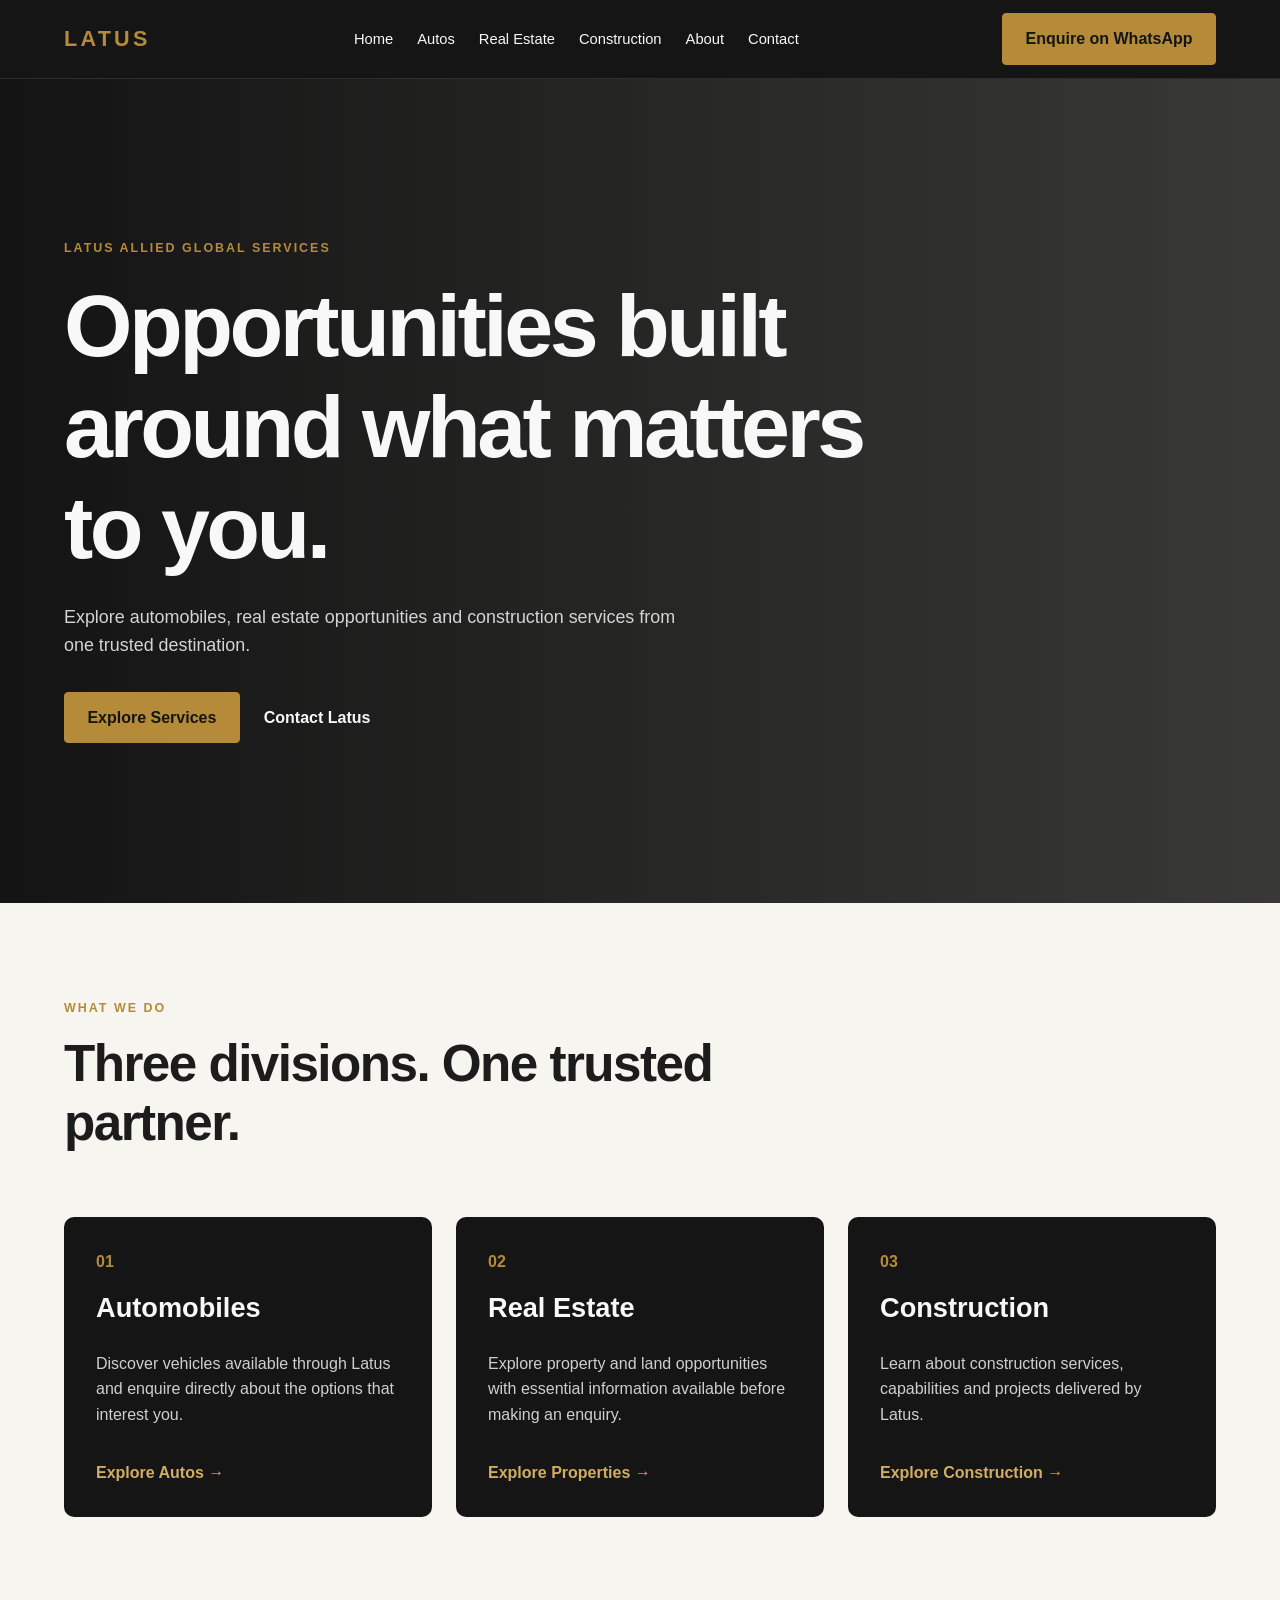
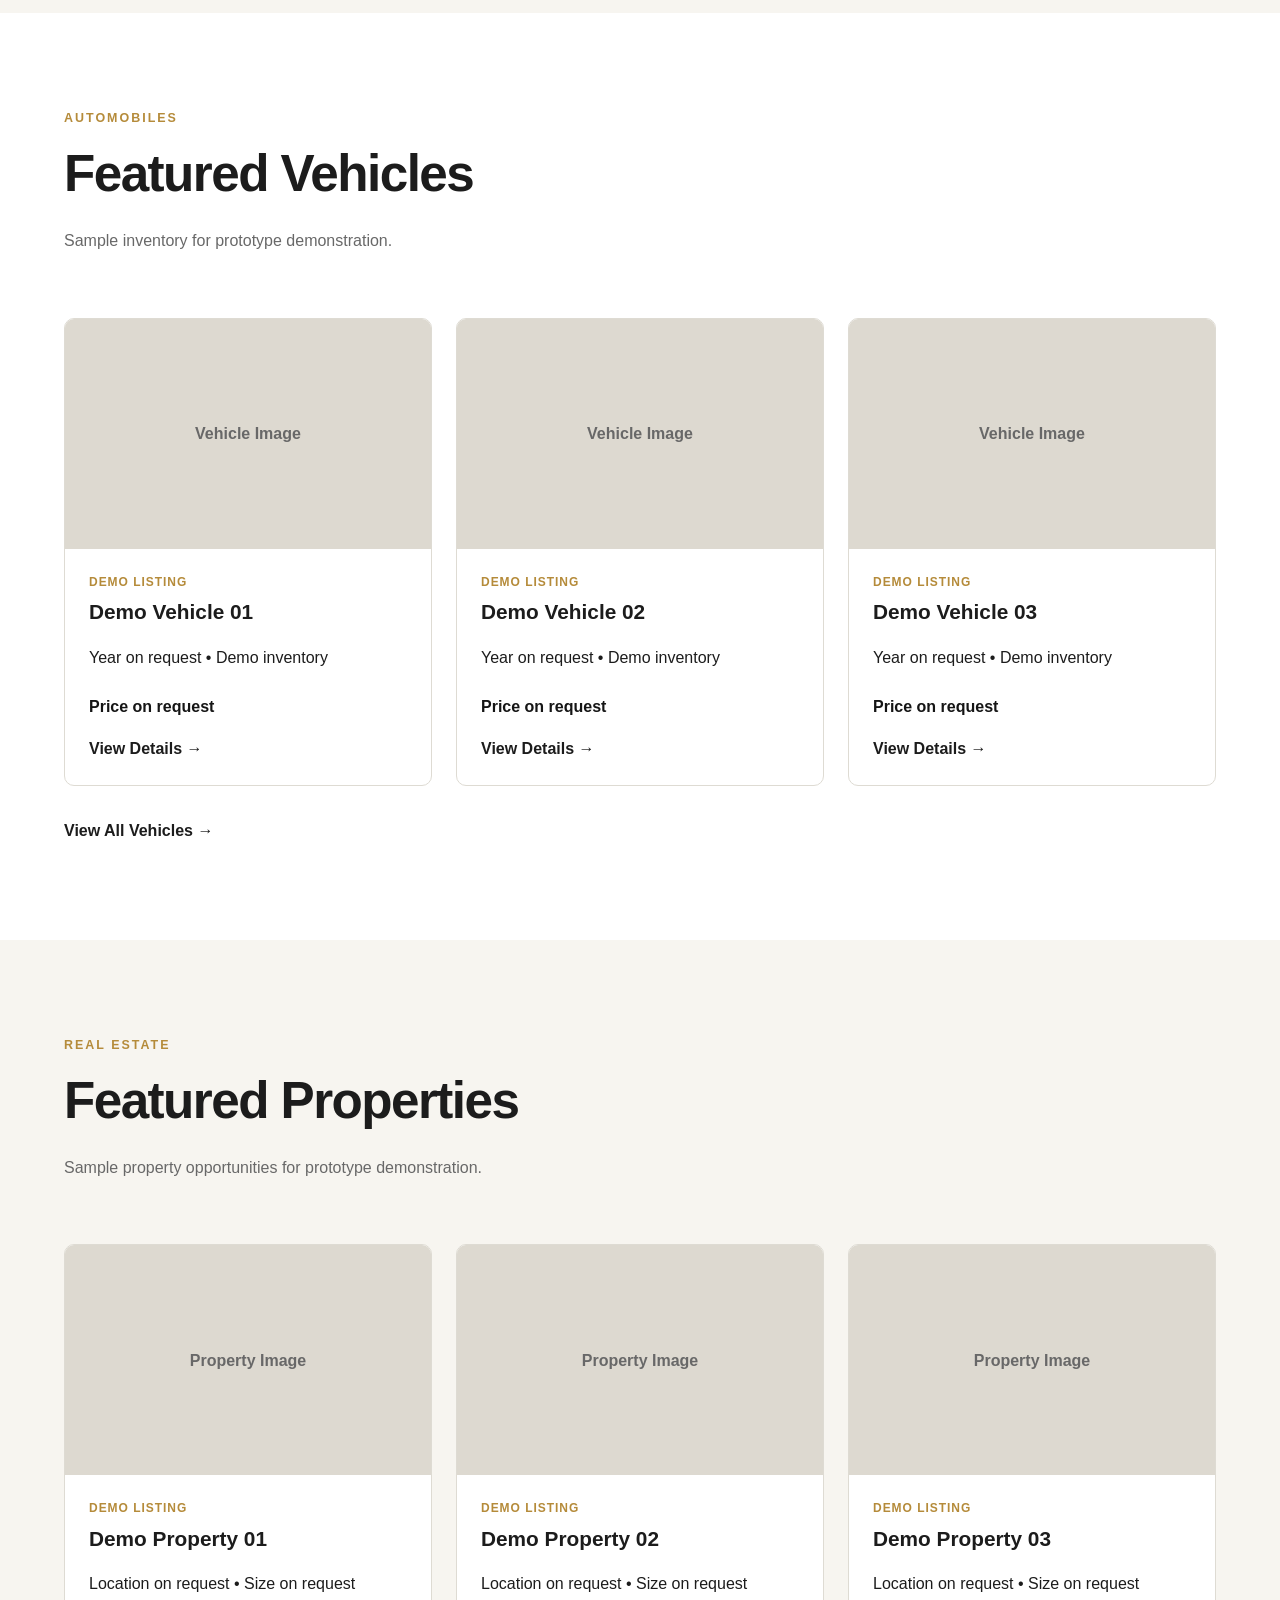
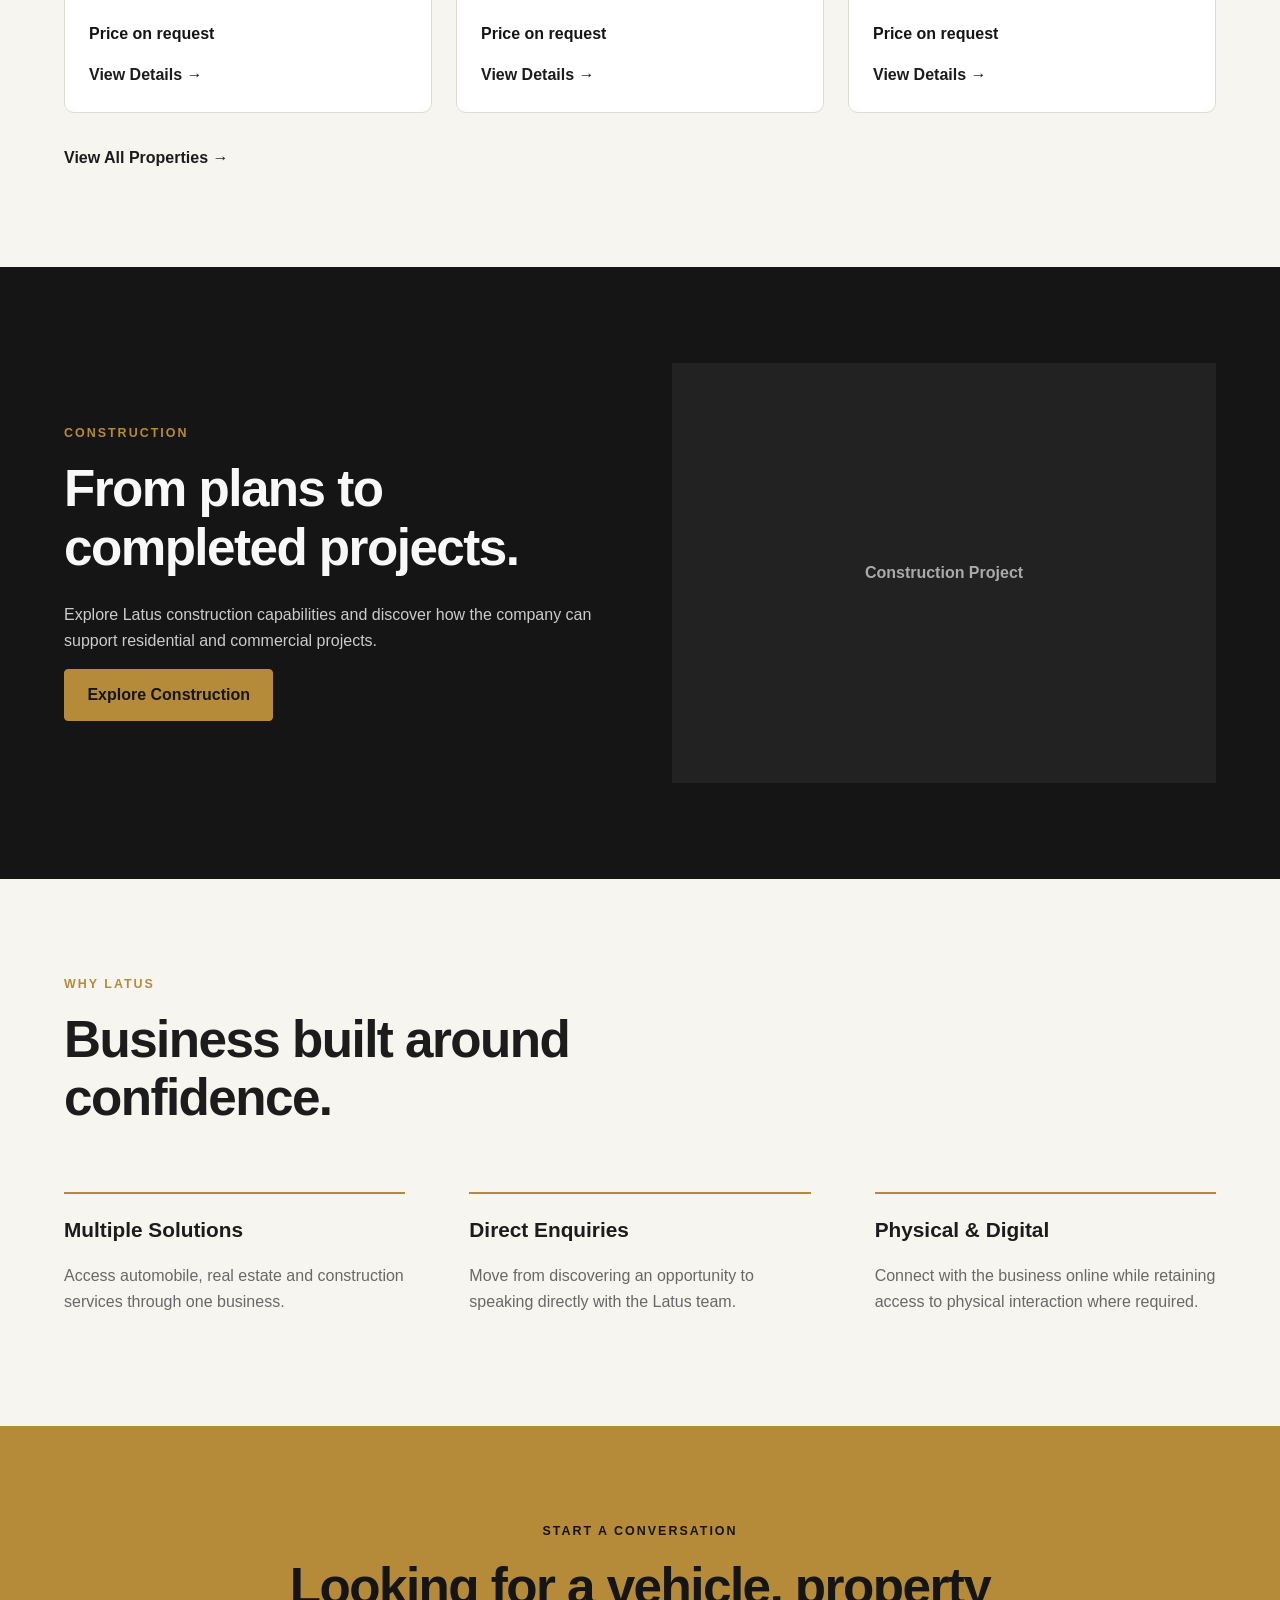
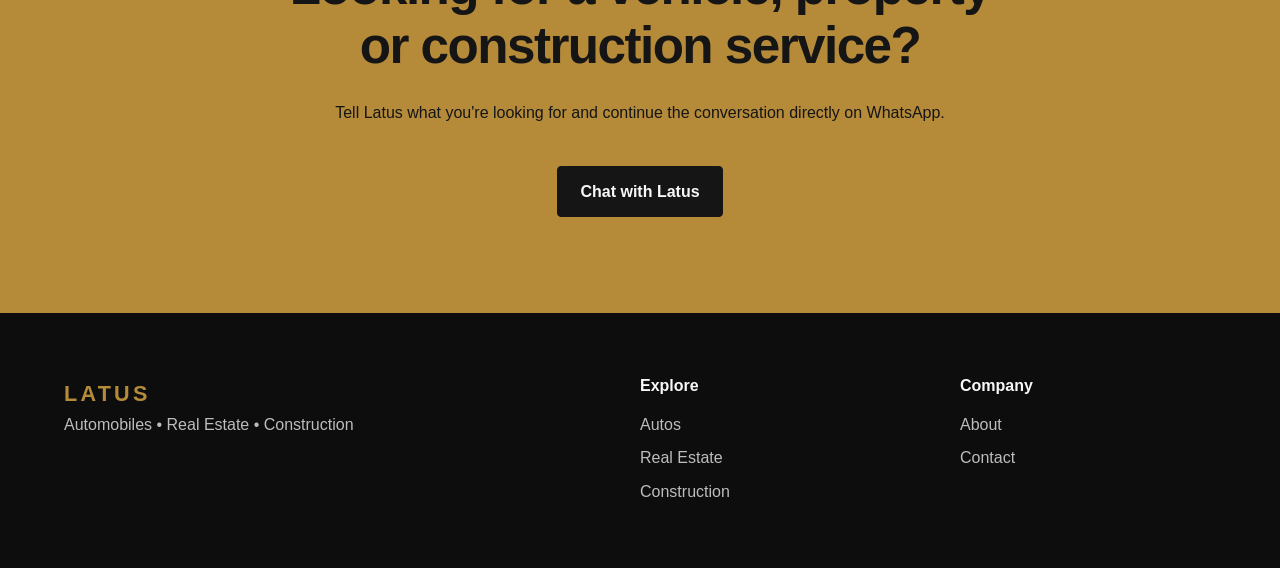
<file: index.html>
<!DOCTYPE html>
<html lang="en">
<head>
  <meta charset="UTF-8">
  <meta name="viewport" content="width=device-width, initial-scale=1.0">

  <title>Latus Allied Global Services</title>

  <meta
    name="description"
    content="Latus Allied Global Services provides automobile, real estate and construction services."
  >

  <link rel="stylesheet" href="./css/styles.css">
</head>

<body>

  <!-- HEADER -->
  <header class="site-header">
    <div class="container header-inner">

      <a href="./index.html" class="logo">
        LATUS
      </a>

      <nav class="main-nav" aria-label="Main navigation">
        <ul>
          <li><a href="./index.html">Home</a></li>
          <li><a href="./pages/autos.html">Autos</a></li>
          <li><a href="./pages/properties.html">Real Estate</a></li>
          <li><a href="./pages/construction.html">Construction</a></li>
          <li><a href="./pages/about.html">About</a></li>
          <li><a href="./pages/contact.html">Contact</a></li>
        </ul>
      </nav>

      <a href="#" class="button header-cta">
        Enquire on WhatsApp
      </a>

    </div>
  </header>


  <main>

    <!-- HERO -->
    <section class="hero">
      <div class="container hero-content">

        <p class="eyebrow">Latus Allied Global Services</p>

        <h1>
          Opportunities built around what matters to you.
        </h1>

        <p class="hero-description">
          Explore automobiles, real estate opportunities and construction
          services from one trusted destination.
        </p>

        <div class="hero-actions">
          <a href="#services" class="button">Explore Services</a>
          <a href="./pages/contact.html" class="text-link">Contact Latus</a>
        </div>

      </div>
    </section>


    <!-- BUSINESS DIVISIONS -->
    <section class="business-divisions" id="services">
      <div class="container">

        <div class="section-heading">
          <p class="eyebrow">What We Do</p>
          <h2>Three divisions. One trusted partner.</h2>
        </div>

        <div class="division-grid">

          <article class="division-card">
            <p class="card-number">01</p>
            <h3>Automobiles</h3>
            <p>
              Discover vehicles available through Latus and enquire directly
              about the options that interest you.
            </p>
            <a href="./pages/autos.html">Explore Autos →</a>
          </article>

          <article class="division-card">
            <p class="card-number">02</p>
            <h3>Real Estate</h3>
            <p>
              Explore property and land opportunities with essential
              information available before making an enquiry.
            </p>
            <a href="./pages/properties.html">Explore Properties →</a>
          </article>

          <article class="division-card">
            <p class="card-number">03</p>
            <h3>Construction</h3>
            <p>
              Learn about construction services, capabilities and projects
              delivered by Latus.
            </p>
            <a href="./pages/construction.html">Explore Construction →</a>
          </article>

        </div>
      </div>
    </section>


    <!-- FEATURED AUTOS -->
    <section class="featured-section">
      <div class="container">

        <div class="section-heading">
          <p class="eyebrow">Automobiles</p>
          <h2>Featured Vehicles</h2>
          <p>Sample inventory for prototype demonstration.</p>
        </div>

        <div class="listing-grid" id="featured-vehicles"></div>

        <a href="./pages/autos.html" class="section-link">
          View All Vehicles →
        </a>

      </div>
    </section>


    <!-- FEATURED PROPERTIES -->
    <section class="featured-section alternate-section">
      <div class="container">

        <div class="section-heading">
          <p class="eyebrow">Real Estate</p>
          <h2>Featured Properties</h2>
          <p>Sample property opportunities for prototype demonstration.</p>
        </div>

        <div class="listing-grid" id="featured-properties"></div>

        <a href="./pages/properties.html" class="section-link">
          View All Properties →
        </a>

      </div>
    </section>


    <!-- CONSTRUCTION -->
    <section class="construction-section">
      <div class="container construction-layout">

        <div>
          <p class="eyebrow">Construction</p>
          <h2>From plans to completed projects.</h2>

          <p>
            Explore Latus construction capabilities and discover how the
            company can support residential and commercial projects.
          </p>

          <a href="./pages/construction.html" class="button">
            Explore Construction
          </a>
        </div>

        <div class="image-placeholder construction-image">
          Construction Project
        </div>

      </div>
    </section>


    <!-- TRUST -->
    <section class="trust-section">
      <div class="container">

        <div class="section-heading">
          <p class="eyebrow">Why Latus</p>
          <h2>Business built around confidence.</h2>
        </div>

        <div class="trust-grid">

          <article>
            <h3>Multiple Solutions</h3>
            <p>
              Access automobile, real estate and construction services through
              one business.
            </p>
          </article>

          <article>
            <h3>Direct Enquiries</h3>
            <p>
              Move from discovering an opportunity to speaking directly with
              the Latus team.
            </p>
          </article>

          <article>
            <h3>Physical & Digital</h3>
            <p>
              Connect with the business online while retaining access to
              physical interaction where required.
            </p>
          </article>

        </div>

      </div>
    </section>


    <!-- FINAL CTA -->
    <section class="final-cta">
      <div class="container">

        <p class="eyebrow">Start a Conversation</p>

        <h2>Looking for a vehicle, property or construction service?</h2>

        <p>
          Tell Latus what you're looking for and continue the conversation
          directly on WhatsApp.
        </p>

        <a href="#" class="button">
          Chat with Latus
        </a>

      </div>
    </section>

  </main>


  <!-- FOOTER -->
  <footer class="site-footer">
    <div class="container footer-grid">

      <div>
        <a href="./index.html" class="logo">LATUS</a>
        <p>Automobiles • Real Estate • Construction</p>
      </div>

      <div>
        <h3>Explore</h3>
        <ul>
          <li><a href="./pages/autos.html">Autos</a></li>
          <li><a href="./pages/properties.html">Real Estate</a></li>
          <li><a href="./pages/construction.html">Construction</a></li>
        </ul>
      </div>

      <div>
        <h3>Company</h3>
        <ul>
          <li><a href="./pages/about.html">About</a></li>
          <li><a href="./pages/contact.html">Contact</a></li>
        </ul>
      </div>

    </div>

  </footer>
  <script src="./js/vehicles.js"></script>
  <script src="./js/properties.js"></script>



</body>
</html>
</file>
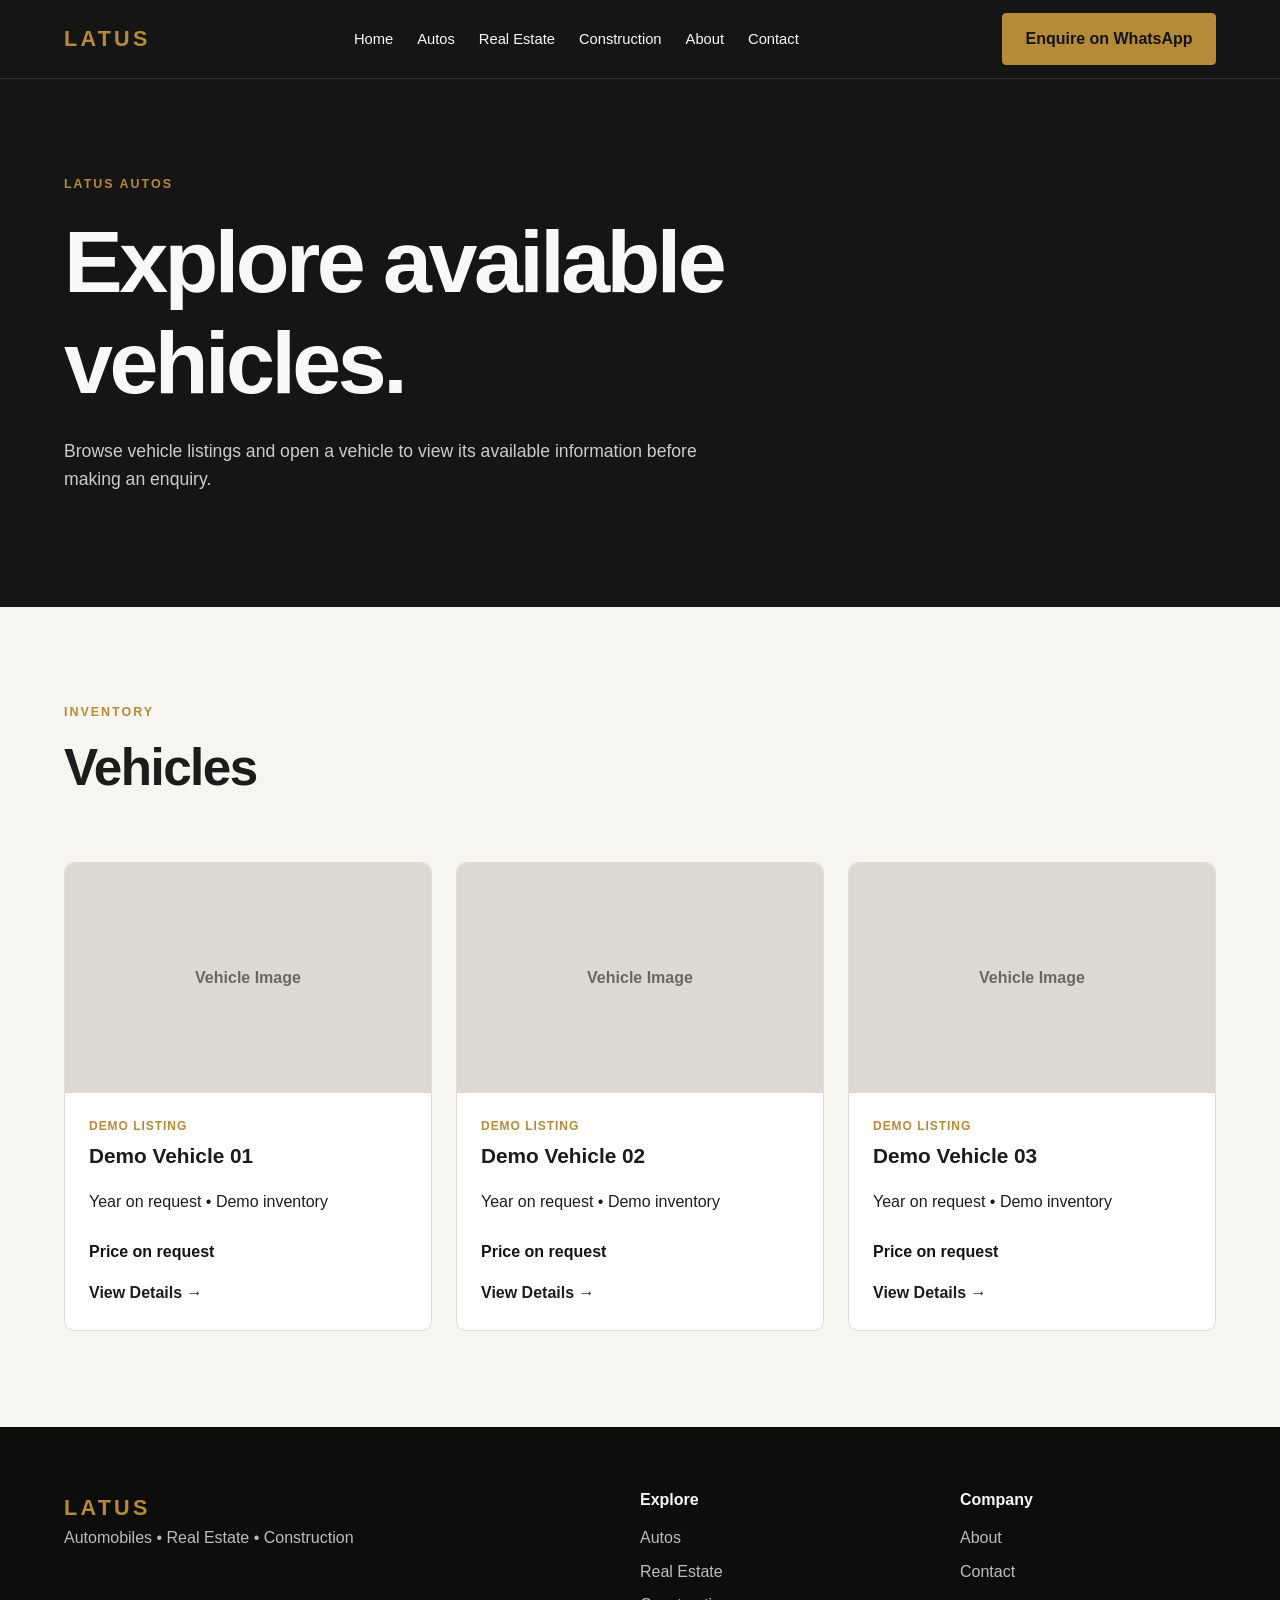
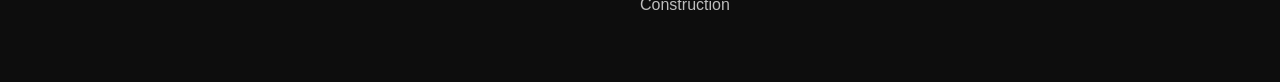
<file: pages/autos.html>
<!DOCTYPE html>
<html lang="en">
<head>
  <meta charset="UTF-8">
  <meta name="viewport" content="width=device-width, initial-scale=1.0">

  <title>Autos | Latus Allied Global Services</title>

  <meta
    name="description"
    content="Explore vehicles available through Latus Allied Global Services."
  >

  <link rel="stylesheet" href="../css/styles.css">
</head>

<body>

  <!-- HEADER -->
  <header class="site-header">
    <div class="container header-inner">

      <a href="../index.html" class="logo">
        LATUS
      </a>

      <nav class="main-nav" aria-label="Main navigation">
        <ul>
          <li><a href="../index.html">Home</a></li>
          <li><a href="./autos.html">Autos</a></li>
          <li><a href="./properties.html">Real Estate</a></li>
          <li><a href="./construction.html">Construction</a></li>
          <li><a href="./about.html">About</a></li>
          <li><a href="./contact.html">Contact</a></li>
        </ul>
      </nav>

      <a href="#" class="button header-cta">
        Enquire on WhatsApp
      </a>

    </div>
  </header>


  <main>

    <!-- PAGE INTRO -->
    <section class="page-hero">
      <div class="container">

        <p class="eyebrow">Latus Autos</p>

        <h1>Explore available vehicles.</h1>

        <p class="page-description">
          Browse vehicle listings and open a vehicle to view its available
          information before making an enquiry.
        </p>

      </div>
    </section>


    <!-- VEHICLE CATALOGUE -->
    <section class="catalogue-section">
      <div class="container">

        <div class="section-heading">
          <p class="eyebrow">Inventory</p>
          <h2>Vehicles</h2>
        </div>

        <div
          class="listing-grid"
          id="vehicle-catalogue"
        ></div>

      </div>
    </section>

  </main>


  <!-- FOOTER -->
  <footer class="site-footer">
    <div class="container footer-grid">

      <div>
        <a href="../index.html" class="logo">LATUS</a>
        <p>Automobiles • Real Estate • Construction</p>
      </div>

      <div>
        <h3>Explore</h3>
        <ul>
          <li><a href="./autos.html">Autos</a></li>
          <li><a href="./properties.html">Real Estate</a></li>
          <li><a href="./construction.html">Construction</a></li>
        </ul>
      </div>

      <div>
        <h3>Company</h3>
        <ul>
          <li><a href="./about.html">About</a></li>
          <li><a href="./contact.html">Contact</a></li>
        </ul>
      </div>

    </div>
  </footer>


  <script src="../js/autos.js"></script>

</body>
</html>
</file>
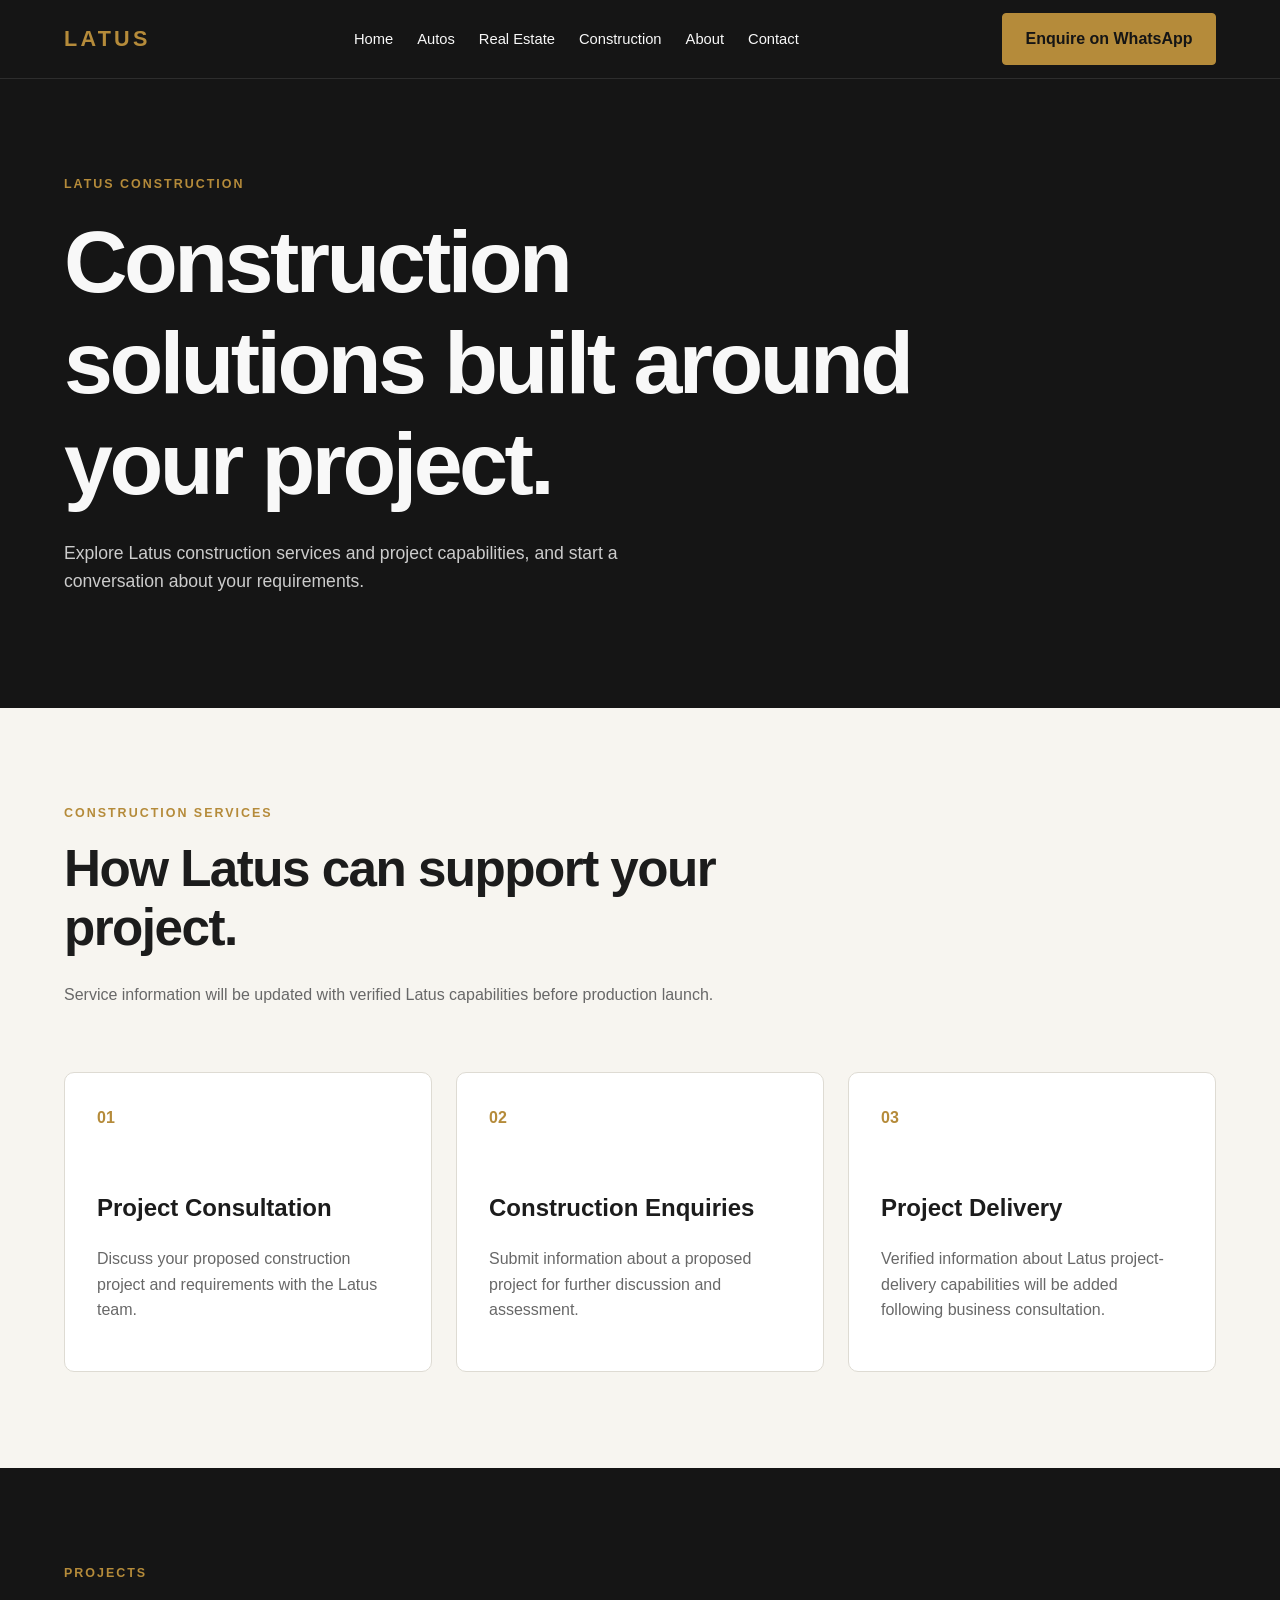
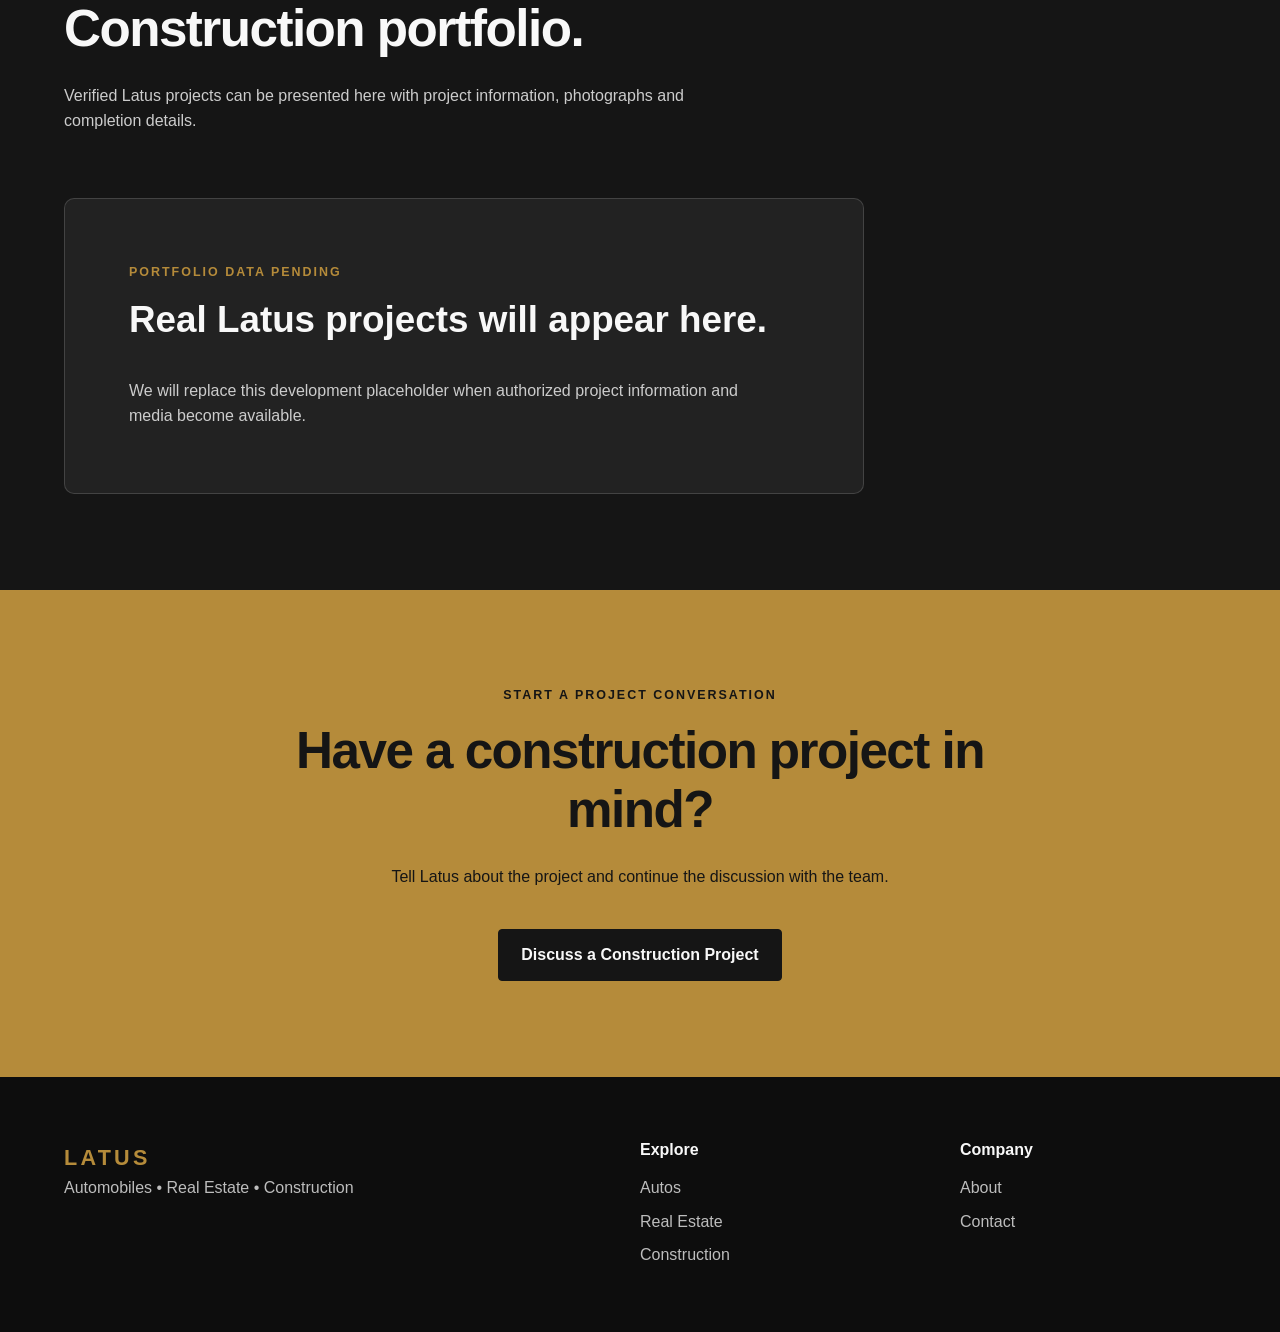
<file: pages/construction.html>
<!DOCTYPE html>
<html lang="en">
<head>
  <meta charset="UTF-8">
  <meta name="viewport" content="width=device-width, initial-scale=1.0">

  <title>Construction | Latus Allied Global Services</title>

  <meta
    name="description"
    content="Explore construction services and project capabilities from Latus Allied Global Services."
  >

  <link rel="stylesheet" href="../css/styles.css">
</head>

<body>

  <!-- HEADER -->
  <header class="site-header">
    <div class="container header-inner">

      <a href="../index.html" class="logo">LATUS</a>

      <nav class="main-nav" aria-label="Main navigation">
        <ul>
          <li><a href="../index.html">Home</a></li>
          <li><a href="./autos.html">Autos</a></li>
          <li><a href="./properties.html">Real Estate</a></li>
          <li><a href="./construction.html">Construction</a></li>
          <li><a href="./about.html">About</a></li>
          <li><a href="./contact.html">Contact</a></li>
        </ul>
      </nav>

      <a href="#" class="button header-cta">
        Enquire on WhatsApp
      </a>

    </div>
  </header>


  <main>

    <!-- PAGE INTRO -->
    <section class="page-hero">
      <div class="container">

        <p class="eyebrow">Latus Construction</p>

        <h1>Construction solutions built around your project.</h1>

        <p class="page-description">
          Explore Latus construction services and project capabilities,
          and start a conversation about your requirements.
        </p>

      </div>
    </section>


    <!-- SERVICES -->
    <section class="construction-services">
      <div class="container">

        <div class="section-heading">
          <p class="eyebrow">Construction Services</p>
          <h2>How Latus can support your project.</h2>

          <p>
            Service information will be updated with verified Latus
            capabilities before production launch.
          </p>
        </div>

        <div class="service-grid">

          <article class="service-card">
            <p class="card-number">01</p>
            <h3>Project Consultation</h3>
            <p>
              Discuss your proposed construction project and requirements
              with the Latus team.
            </p>
          </article>

          <article class="service-card">
            <p class="card-number">02</p>
            <h3>Construction Enquiries</h3>
            <p>
              Submit information about a proposed project for further
              discussion and assessment.
            </p>
          </article>

          <article class="service-card">
            <p class="card-number">03</p>
            <h3>Project Delivery</h3>
            <p>
              Verified information about Latus project-delivery capabilities
              will be added following business consultation.
            </p>
          </article>

        </div>

      </div>
    </section>


    <!-- PROJECT PORTFOLIO -->
    <section class="project-portfolio">
      <div class="container">

        <div class="section-heading">
          <p class="eyebrow">Projects</p>
          <h2>Construction portfolio.</h2>

          <p>
            Verified Latus projects can be presented here with project
            information, photographs and completion details.
          </p>
        </div>

        <div class="project-placeholder">

          <p class="eyebrow">Portfolio Data Pending</p>

          <h3>Real Latus projects will appear here.</h3>

          <p>
            We will replace this development placeholder when authorized
            project information and media become available.
          </p>

        </div>

      </div>
    </section>


    <!-- CONSTRUCTION CTA -->
    <section class="final-cta">
      <div class="container">

        <p class="eyebrow">Start a Project Conversation</p>

        <h2>Have a construction project in mind?</h2>

        <p>
          Tell Latus about the project and continue the discussion with
          the team.
        </p>

        <a href="https://wa.me/2348023655929?text=Hello%20Latus%2C%20I'm%20interested%20in%20discussing%20a%20construction%20project.%20I'd%20like%20to%20provide%20more%20information%20about%20my%20project%20requirements."
  class="button"
  target="_blank"
  rel="noopener noreferrer">
  Discuss a Construction Project</a>
      
      </div>
    </section>

  </main>


  <!-- FOOTER -->
  <footer class="site-footer">
    <div class="container footer-grid">

      <div>
        <a href="../index.html" class="logo">LATUS</a>
        <p>Automobiles • Real Estate • Construction</p>
      </div>

      <div>
        <h3>Explore</h3>
        <ul>
          <li><a href="./autos.html">Autos</a></li>
          <li><a href="./properties.html">Real Estate</a></li>
          <li><a href="./construction.html">Construction</a></li>
        </ul>
      </div>

      <div>
        <h3>Company</h3>
        <ul>
          <li><a href="./about.html">About</a></li>
          <li><a href="./contact.html">Contact</a></li>
        </ul>
      </div>

    </div>
  </footer>

</body>
</html>
</file>
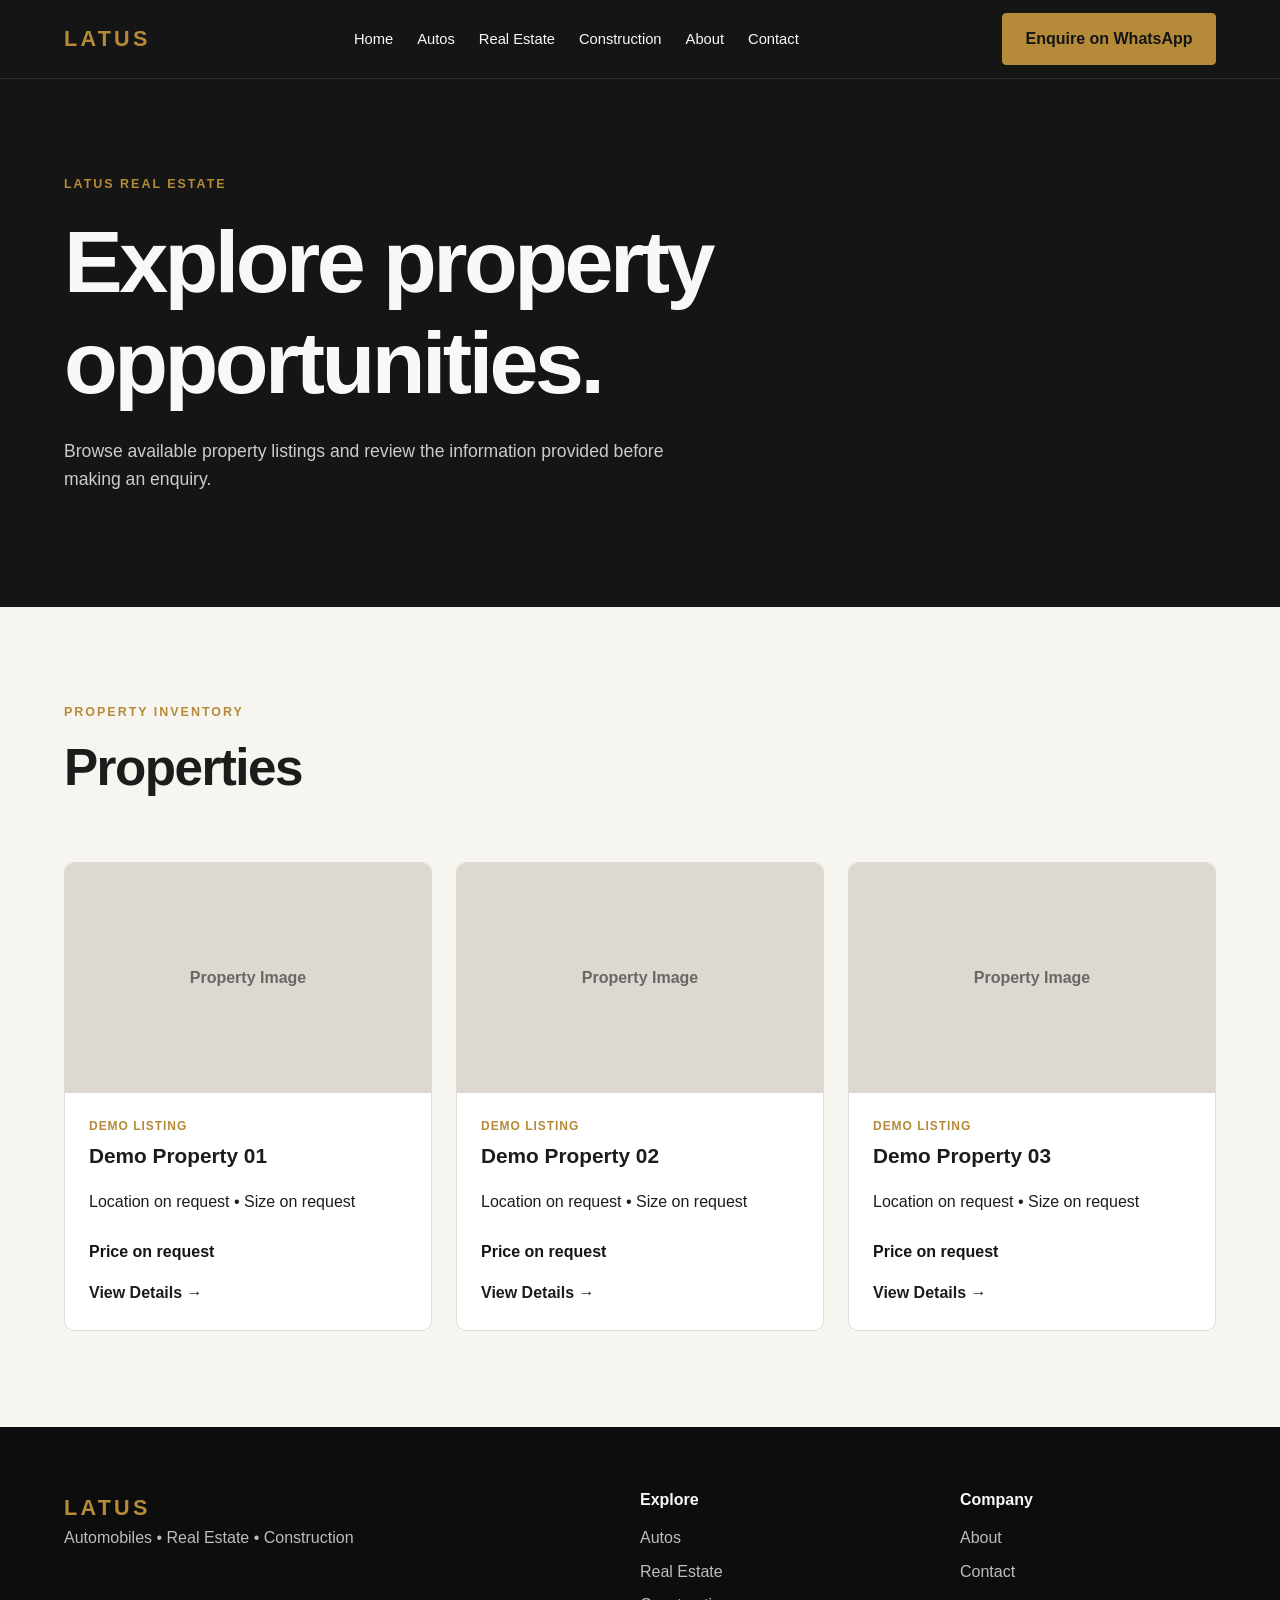
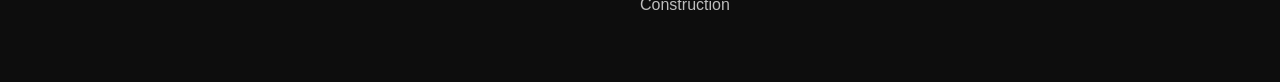
<file: pages/properties.html>
<!DOCTYPE html>
<html lang="en">
<head>
  <meta charset="UTF-8">
  <meta name="viewport" content="width=device-width, initial-scale=1.0">

  <title>Real Estate | Latus Allied Global Services</title>

  <meta
    name="description"
    content="Explore property opportunities available through Latus Allied Global Services."
  >

  <link rel="stylesheet" href="../css/styles.css">
</head>

<body>

  <!-- HEADER -->
  <header class="site-header">
    <div class="container header-inner">

      <a href="../index.html" class="logo">LATUS</a>

      <nav class="main-nav" aria-label="Main navigation">
        <ul>
          <li><a href="../index.html">Home</a></li>
          <li><a href="./autos.html">Autos</a></li>
          <li><a href="./properties.html">Real Estate</a></li>
          <li><a href="./construction.html">Construction</a></li>
          <li><a href="./about.html">About</a></li>
          <li><a href="./contact.html">Contact</a></li>
        </ul>
      </nav>

      <a href="#" class="button header-cta">
        Enquire on WhatsApp
      </a>

    </div>
  </header>


  <main>

    <!-- PAGE INTRO -->
    <section class="page-hero">
      <div class="container">

        <p class="eyebrow">Latus Real Estate</p>

        <h1>Explore property opportunities.</h1>

        <p class="page-description">
          Browse available property listings and review the information
          provided before making an enquiry.
        </p>

      </div>
    </section>


    <!-- PROPERTY CATALOGUE -->
    <section class="catalogue-section">
      <div class="container">

        <div class="section-heading">
          <p class="eyebrow">Property Inventory</p>
          <h2>Properties</h2>
        </div>

        <div
          class="listing-grid"
          id="property-catalogue"
        ></div>

      </div>
    </section>

  </main>


  <!-- FOOTER -->
  <footer class="site-footer">
    <div class="container footer-grid">

      <div>
        <a href="../index.html" class="logo">LATUS</a>
        <p>Automobiles • Real Estate • Construction</p>
      </div>

      <div>
        <h3>Explore</h3>
        <ul>
          <li><a href="./autos.html">Autos</a></li>
          <li><a href="./properties.html">Real Estate</a></li>
          <li><a href="./construction.html">Construction</a></li>
        </ul>
      </div>

      <div>
        <h3>Company</h3>
        <ul>
          <li><a href="./about.html">About</a></li>
          <li><a href="./contact.html">Contact</a></li>
        </ul>
      </div>

    </div>
  </footer>


  <script src="../js/property-catalogue.js"></script>

</body>
</html>
</file>
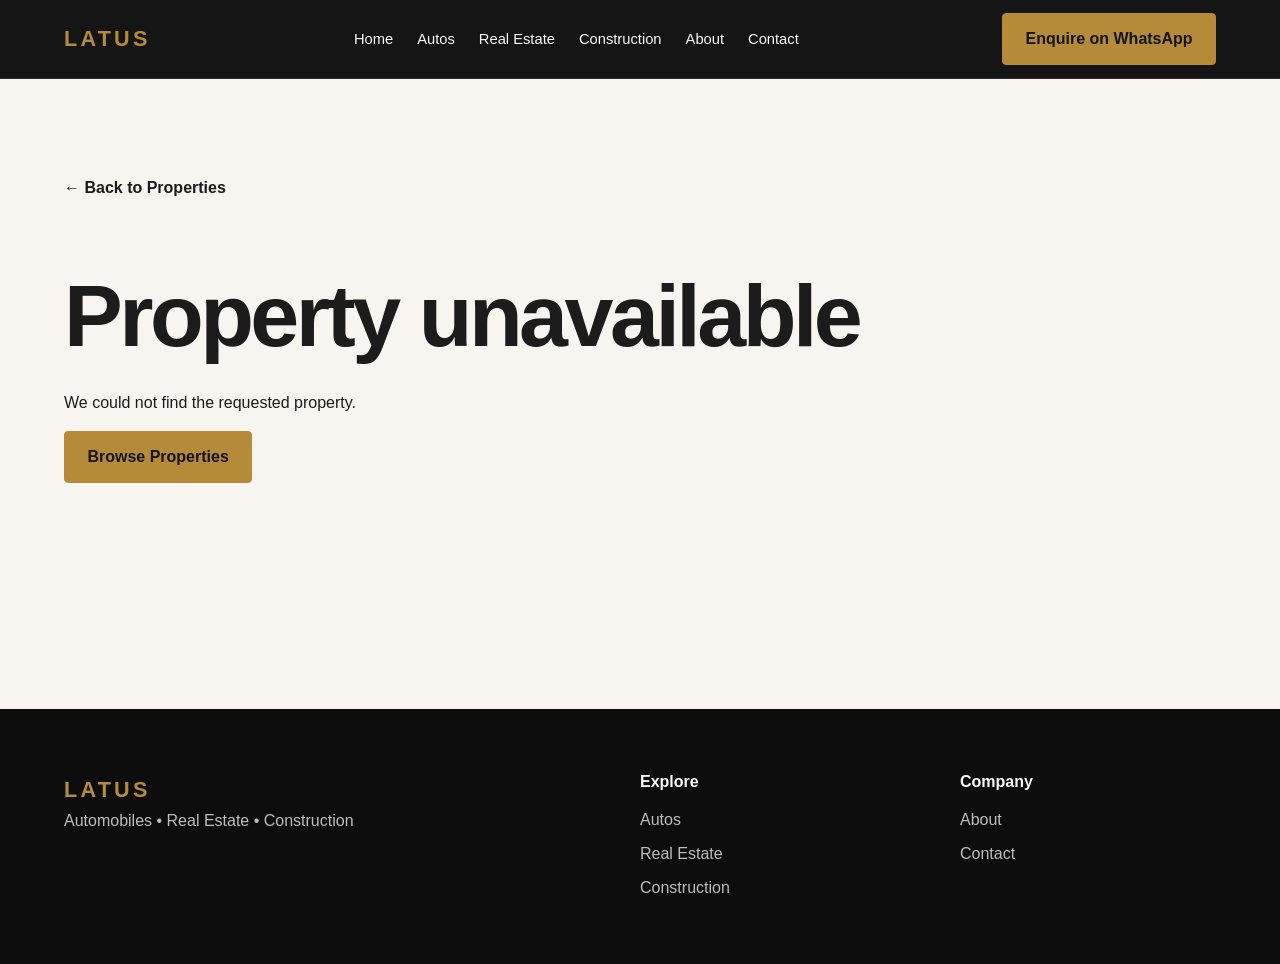
<file: pages/property.html>
<!DOCTYPE html>
<html lang="en">
<head>
  <meta charset="UTF-8">
  <meta name="viewport" content="width=device-width, initial-scale=1.0">

  <title>Property Details | Latus Allied Global Services</title>

  <meta
    name="description"
    content="View property information and enquire with Latus Allied Global Services."
  >

  <link rel="stylesheet" href="../css/styles.css">
</head>

<body>

  <!-- HEADER -->
  <header class="site-header">
    <div class="container header-inner">

      <a href="../index.html" class="logo">LATUS</a>

      <nav class="main-nav" aria-label="Main navigation">
        <ul>
          <li><a href="../index.html">Home</a></li>
          <li><a href="./autos.html">Autos</a></li>
          <li><a href="./properties.html">Real Estate</a></li>
          <li><a href="./construction.html">Construction</a></li>
          <li><a href="./about.html">About</a></li>
          <li><a href="./contact.html">Contact</a></li>
        </ul>
      </nav>

      <a href="#" class="button header-cta">
        Enquire on WhatsApp
      </a>

    </div>
  </header>


  <main>

    <section class="property-detail-section">
      <div class="container">

        <a href="./properties.html" class="text-link">
          ← Back to Properties
        </a>

        <!-- JavaScript inserts the selected property here -->
        <div id="property-detail"></div>

      </div>
    </section>

  </main>


  <!-- FOOTER -->
  <footer class="site-footer">
    <div class="container footer-grid">

      <div>
        <a href="../index.html" class="logo">LATUS</a>
        <p>Automobiles • Real Estate • Construction</p>
      </div>

      <div>
        <h3>Explore</h3>
        <ul>
          <li><a href="./autos.html">Autos</a></li>
          <li><a href="./properties.html">Real Estate</a></li>
          <li><a href="./construction.html">Construction</a></li>
        </ul>
      </div>

      <div>
        <h3>Company</h3>
        <ul>
          <li><a href="./about.html">About</a></li>
          <li><a href="./contact.html">Contact</a></li>
        </ul>
      </div>

    </div>
  </footer>


  <script src="../js/property-detail.js"></script>

</body>
</html>
</file>
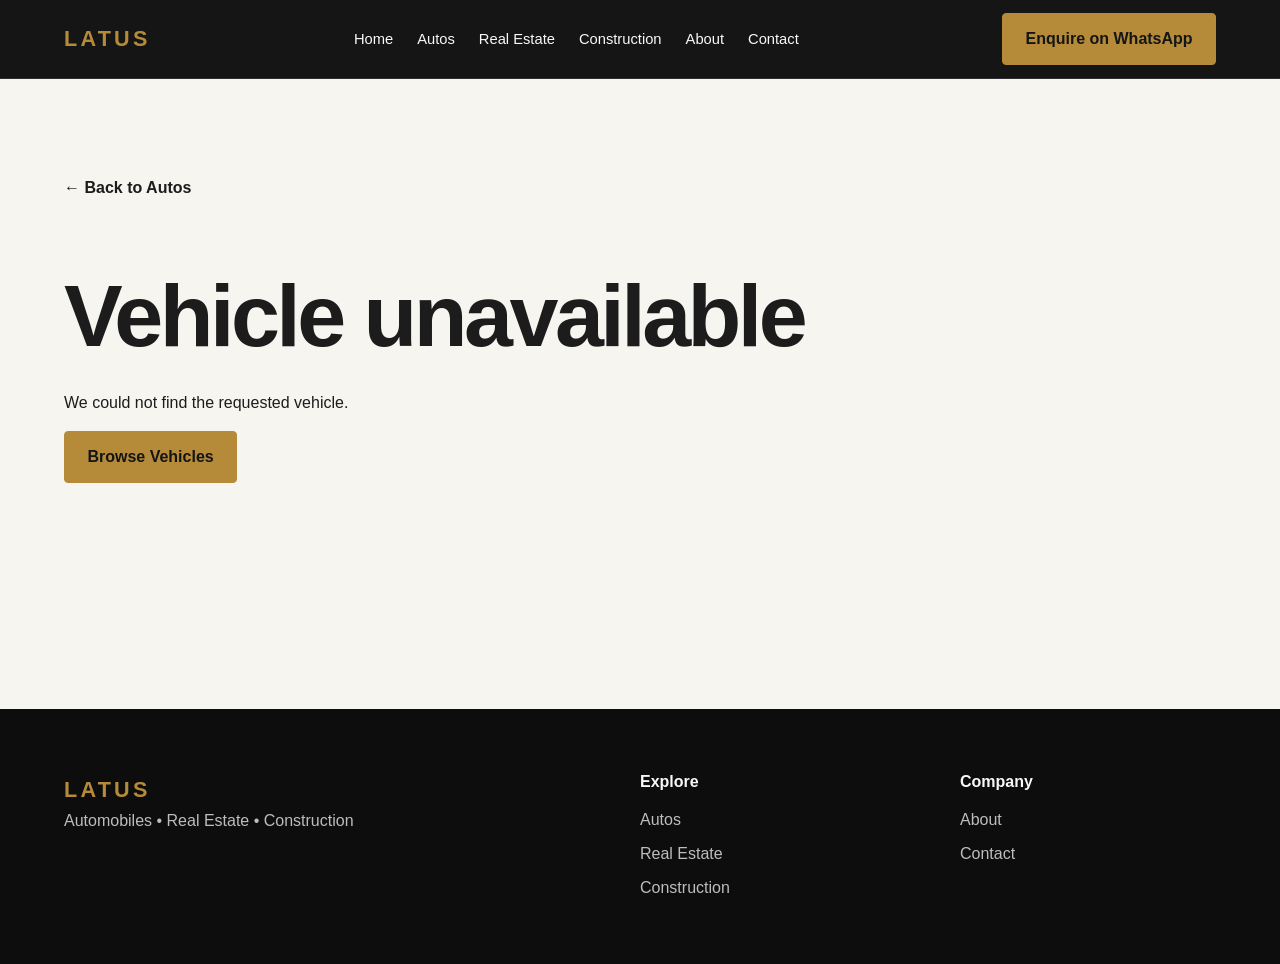
<file: pages/vehicle.html>
<!DOCTYPE html>
<html lang="en">
<head>
  <meta charset="UTF-8">
  <meta name="viewport" content="width=device-width, initial-scale=1.0">

  <title>Vehicle Details | Latus Allied Global Services</title>

  <meta
    name="description"
    content="View vehicle information and enquire with Latus Allied Global Services."
  >

  <link rel="stylesheet" href="../css/styles.css">
</head>

<body>

  <header class="site-header">
    <div class="container header-inner">

      <a href="../index.html" class="logo">LATUS</a>

      <nav class="main-nav" aria-label="Main navigation">
        <ul>
          <li><a href="../index.html">Home</a></li>
          <li><a href="./autos.html">Autos</a></li>
          <li><a href="./properties.html">Real Estate</a></li>
          <li><a href="./construction.html">Construction</a></li>
          <li><a href="./about.html">About</a></li>
          <li><a href="./contact.html">Contact</a></li>
        </ul>
      </nav>

      <a href="#" class="button header-cta">
        Enquire on WhatsApp
      </a>

    </div>
  </header>


  <main>

    <section class="vehicle-detail-section">
      <div class="container">

        <a href="./autos.html" class="text-link">
          ← Back to Autos
        </a>

        <!-- JavaScript inserts the selected vehicle here -->
        <div id="vehicle-detail"></div>

      </div>
    </section>

  </main>


  <footer class="site-footer">
    <div class="container footer-grid">

      <div>
        <a href="../index.html" class="logo">LATUS</a>
        <p>Automobiles • Real Estate • Construction</p>
      </div>

      <div>
        <h3>Explore</h3>
        <ul>
          <li><a href="./autos.html">Autos</a></li>
          <li><a href="./properties.html">Real Estate</a></li>
          <li><a href="./construction.html">Construction</a></li>
        </ul>
      </div>

      <div>
        <h3>Company</h3>
        <ul>
          <li><a href="./about.html">About</a></li>
          <li><a href="./contact.html">Contact</a></li>
        </ul>
      </div>

    </div>
  </footer>


  <script src="../js/vehicle-detail.js"></script>

</body>
</html>
</file>
<file: css/styles.css>
/* =========================
   LATUS DESIGN SYSTEM
   ========================= */

:root {
  --color-dark: #151515;
  --color-dark-soft: #222222;
  --color-gold: #b58b3a;
  --color-gold-light: #d1ad63;

  --color-background: #f7f5f0;
  --color-surface: #ffffff;

  --color-text: #1c1c1c;
  --color-text-muted: #686868;
  --color-text-light: #f8f8f8;

  --color-border: #dedbd3;

  --max-width: 1200px;

  --space-xs: 0.5rem;
  --space-sm: 1rem;
  --space-md: 1.5rem;
  --space-lg: 2rem;
  --space-xl: 4rem;
  --space-2xl: 6rem;

  --radius-sm: 4px;
  --radius-md: 10px;

  --transition: 180ms ease;
}


/* =========================
   RESET / GLOBAL
   ========================= */

*,
*::before,
*::after {
  box-sizing: border-box;
}

html {
  scroll-behavior: smooth;
}

body {
  margin: 0;
  background: var(--color-background);
  color: var(--color-text);
  font-family: Arial, Helvetica, sans-serif;
  line-height: 1.6;
}

img {
  display: block;
  max-width: 100%;
}

a {
  color: inherit;
  text-decoration: none;
}

ul {
  margin: 0;
  padding: 0;
  list-style: none;
}

h1,
h2,
h3,
p {
  margin-top: 0;
}


/* =========================
   LAYOUT
   ========================= */

.container {
  width: min(90%, var(--max-width));
  margin-inline: auto;
}

section {
  padding-block: var(--space-2xl);
}


/* =========================
   TYPOGRAPHY
   ========================= */

h1,
h2,
h3 {
  line-height: 1.15;
}

h1 {
  max-width: 850px;
  margin-bottom: var(--space-md);
  font-size: clamp(2.6rem, 7vw, 5.5rem);
  letter-spacing: -0.04em;
}

h2 {
  margin-bottom: var(--space-md);
  font-size: clamp(2rem, 4vw, 3.3rem);
  letter-spacing: -0.03em;
}

h3 {
  font-size: 1.3rem;
}

.eyebrow {
  margin-bottom: var(--space-sm);
  color: var(--color-gold);
  font-size: 0.78rem;
  font-weight: 700;
  letter-spacing: 0.16em;
  text-transform: uppercase;
}

.section-heading {
  max-width: 700px;
  margin-bottom: var(--space-xl);
}

.section-heading > p:last-child {
  color: var(--color-text-muted);
}


/* =========================
   BUTTONS / LINKS
   ========================= */

.button {
  display: inline-flex;
  align-items: center;
  justify-content: center;
  min-height: 48px;
  padding: 0.75rem 1.4rem;

  border: 1px solid var(--color-gold);
  border-radius: var(--radius-sm);

  background: var(--color-gold);
  color: var(--color-dark);

  font-weight: 700;

  transition:
    background var(--transition),
    color var(--transition),
    border-color var(--transition);
}

.button:hover,
.button:focus-visible {
  background: var(--color-gold-light);
  border-color: var(--color-gold-light);
}

.text-link,
.section-link,
.division-card a,
.listing-card a {
  font-weight: 700;
}

.text-link:hover,
.section-link:hover,
.division-card a:hover,
.listing-card a:hover {
  color: var(--color-gold);
}


/* =========================
   HEADER
   ========================= */

.site-header {
  position: relative;
  z-index: 10;

  background: var(--color-dark);
  color: var(--color-text-light);

  border-bottom: 1px solid rgba(255, 255, 255, 0.1);
}

.header-inner {
  min-height: 78px;

  display: flex;
  align-items: center;
  justify-content: space-between;
  gap: var(--space-lg);
}

.logo {
  color: var(--color-gold);
  font-size: 1.35rem;
  font-weight: 800;
  letter-spacing: 0.15em;
}

.main-nav ul {
  display: flex;
  align-items: center;
  gap: var(--space-md);
}

.main-nav a {
  font-size: 0.92rem;
  transition: color var(--transition);
}

.main-nav a:hover,
.main-nav a:focus-visible {
  color: var(--color-gold-light);
}

.header-cta {
  min-height: 42px;
}


/* =========================
   HERO
   ========================= */

.hero {
  min-height: 78vh;

  display: flex;
  align-items: center;

  background:
    linear-gradient(
      90deg,
      rgba(15, 15, 15, 0.98),
      rgba(15, 15, 15, 0.82)
    );

  color: var(--color-text-light);
}

.hero-content {
  padding-block: var(--space-xl);
}

.hero-description {
  max-width: 620px;
  margin-bottom: var(--space-lg);

  color: #d4d4d4;
  font-size: 1.12rem;
}

.hero-actions {
  display: flex;
  align-items: center;
  gap: var(--space-md);
}

.hero .text-link {
  color: var(--color-text-light);
}


/* =========================
   BUSINESS DIVISIONS
   ========================= */

.division-grid {
  display: grid;
  grid-template-columns: repeat(3, 1fr);
  gap: var(--space-md);
}

.division-card {
  min-height: 300px;
  padding: var(--space-lg);

  display: flex;
  flex-direction: column;

  background: var(--color-dark);
  color: var(--color-text-light);

  border-radius: var(--radius-md);
}

.division-card .card-number {
  color: var(--color-gold);
  font-weight: 700;
}

.division-card h3 {
  margin-top: auto;
  font-size: 1.7rem;
}

.division-card p:not(.card-number) {
  color: #cfcfcf;
}

.division-card a {
  margin-top: var(--space-sm);
  color: var(--color-gold-light);
}


/* =========================
   LISTINGS
   ========================= */

.featured-section {
  background: var(--color-surface);
}

.alternate-section {
  background: var(--color-background);
}

.listing-grid {
  display: grid;
  grid-template-columns: repeat(3, 1fr);
  gap: var(--space-md);
}

.listing-card {
  overflow: hidden;

  background: var(--color-surface);

  border: 1px solid var(--color-border);
  border-radius: var(--radius-md);
}

.image-placeholder {
  min-height: 230px;

  display: grid;
  place-items: center;

  background: #ddd9d0;
  color: var(--color-text-muted);

  font-weight: 700;
}

.listing-content {
  padding: var(--space-md);
}

.listing-type {
  margin-bottom: var(--space-xs);

  color: var(--color-gold);
  font-size: 0.75rem;
  font-weight: 700;
  letter-spacing: 0.08em;
  text-transform: uppercase;
}

.price {
  margin-top: var(--space-md);
  color: var(--color-dark);
  font-weight: 800;
}

.section-link {
  display: inline-block;
  margin-top: var(--space-lg);
}


/* =========================
   CONSTRUCTION
   ========================= */

.construction-section {
  background: var(--color-dark);
  color: var(--color-text-light);
}

.construction-layout {
  display: grid;
  grid-template-columns: 1fr 1fr;
  align-items: center;
  gap: var(--space-xl);
}

.construction-layout > div:first-child p:not(.eyebrow) {
  max-width: 550px;
  color: #cccccc;
}

.construction-image {
  min-height: 420px;
  background: var(--color-dark-soft);
  color: #aaaaaa;
}


/* =========================
   TRUST
   ========================= */

.trust-grid {
  display: grid;
  grid-template-columns: repeat(3, 1fr);
  gap: var(--space-xl);
}

.trust-grid article {
  border-top: 2px solid var(--color-gold);
  padding-top: var(--space-md);
}

.trust-grid p {
  color: var(--color-text-muted);
}


/* =========================
   FINAL CTA
   ========================= */

.final-cta {
  text-align: center;

  background: var(--color-gold);
  color: var(--color-dark);
}

.final-cta .eyebrow {
  color: var(--color-dark);
}

.final-cta h2,
.final-cta p {
  max-width: 750px;
  margin-inline: auto;
}

.final-cta .button {
  margin-top: var(--space-md);

  background: var(--color-dark);
  border-color: var(--color-dark);
  color: var(--color-text-light);
}

.final-cta .button:hover,
.final-cta .button:focus-visible {
  background: var(--color-dark-soft);
}


/* =========================
   FOOTER
   ========================= */

.site-footer {
  padding-block: var(--space-xl);

  background: #0d0d0d;
  color: #bdbdbd;
}

.footer-grid {
  display: grid;
  grid-template-columns: 2fr 1fr 1fr;
  gap: var(--space-xl);
}

.site-footer h3 {
  color: var(--color-text-light);
  font-size: 1rem;
}

.site-footer li + li {
  margin-top: var(--space-xs);
}

.site-footer a:hover {
  color: var(--color-gold-light);
}


/* =========================
   RESPONSIVE
   ========================= */

@media (max-width: 900px) {
  .main-nav,
  .header-cta {
    display: none;
  }

  .division-grid,
  .listing-grid,
  .trust-grid {
    grid-template-columns: 1fr 1fr;
  }

  .construction-layout {
    grid-template-columns: 1fr;
  }
}


@media (max-width: 600px) {
  section {
    padding-block: var(--space-xl);
  }

  .hero {
    min-height: 70vh;
  }

  .hero-actions {
    align-items: flex-start;
    flex-direction: column;
  }

  .division-grid,
  .listing-grid,
  .trust-grid,
  .footer-grid {
    grid-template-columns: 1fr;
  }

  .division-card {
    min-height: 250px;
  }

  .construction-image {
    min-height: 280px;
  }
}
/* =========================
   INTERNAL PAGE HERO
   ========================= */

.page-hero {
  background: var(--color-dark);
  color: var(--color-text-light);
}

.page-hero h1 {
  max-width: 850px;
  margin-bottom: var(--space-md);
}

.page-description {
  max-width: 650px;
  color: #cccccc;
  font-size: 1.1rem;
}


/* =========================
   CATALOGUE
   ========================= */

.catalogue-section {
  min-height: 60vh;
}

/* =========================
   VEHICLE DETAILS
   ========================= */

.vehicle-detail-section {
  min-height: 70vh;
}

.detail-layout {
  margin-top: var(--space-lg);

  display: grid;
  grid-template-columns: 1.15fr 1fr;
  gap: var(--space-xl);
  align-items: start;
}

.detail-image {
  min-height: 520px;
}

.detail-content h1 {
  margin-bottom: var(--space-sm);
  font-size: clamp(2.5rem, 5vw, 4.5rem);
}

.detail-price {
  margin-bottom: var(--space-lg);

  color: var(--color-gold);
  font-size: 1.5rem;
  font-weight: 800;
}

.detail-specifications {
  margin-bottom: var(--space-xl);

  display: grid;
  grid-template-columns: repeat(2, 1fr);

  border-top: 1px solid var(--color-border);
}

.detail-specifications div {
  padding-block: var(--space-md);

  border-bottom: 1px solid var(--color-border);
}

.detail-specifications span,
.detail-specifications strong {
  display: block;
}

.detail-specifications span {
  margin-bottom: 0.25rem;

  color: var(--color-text-muted);
  font-size: 0.8rem;
  text-transform: uppercase;
}

.detail-description {
  margin-bottom: var(--space-lg);
}

.detail-description h2 {
  font-size: 1.5rem;
}

.detail-message {
  padding-block: var(--space-xl);
}

@media (max-width: 800px) {
  .detail-layout {
    grid-template-columns: 1fr;
  }

  .detail-image {
    min-height: 350px;
  }
}

@media (max-width: 500px) {
  .detail-specifications {
    grid-template-columns: 1fr;
  }
}

.property-detail-section {
  min-height: 70vh;
}

/* =========================
   CONSTRUCTION PAGE
   ========================= */

.construction-services {
  background: var(--color-background);
}

.service-grid {
  display: grid;
  grid-template-columns: repeat(3, 1fr);
  gap: var(--space-md);
}

.service-card {
  min-height: 280px;
  padding: var(--space-lg);

  display: flex;
  flex-direction: column;

  background: var(--color-surface);

  border: 1px solid var(--color-border);
  border-radius: var(--radius-md);
}

.service-card .card-number {
  margin-bottom: var(--space-xl);

  color: var(--color-gold);
  font-weight: 700;
}

.service-card h3 {
  margin-top: auto;
  font-size: 1.5rem;
}

.service-card p:last-child {
  color: var(--color-text-muted);
}


/* =========================
   PROJECT PORTFOLIO
   ========================= */

.project-portfolio {
  background: var(--color-dark);
  color: var(--color-text-light);
}

.project-portfolio .section-heading > p:last-child {
  color: #cccccc;
}

.project-placeholder {
  max-width: 800px;
  padding: var(--space-xl);

  border: 1px solid rgba(255, 255, 255, 0.15);
  border-radius: var(--radius-md);

  background: var(--color-dark-soft);
}

.project-placeholder h3 {
  font-size: clamp(1.6rem, 3vw, 2.3rem);
}

.project-placeholder > p:last-child {
  max-width: 650px;
  margin-bottom: 0;

  color: #cccccc;
}


/* =========================
   CONSTRUCTION RESPONSIVE
   ========================= */

@media (max-width: 800px) {
  .service-grid {
    grid-template-columns: 1fr;
  }

  .service-card {
    min-height: 230px;
  }
}

@media (max-width: 600px) {
  .project-placeholder {
    padding: var(--space-lg);
  }
}
</file>
